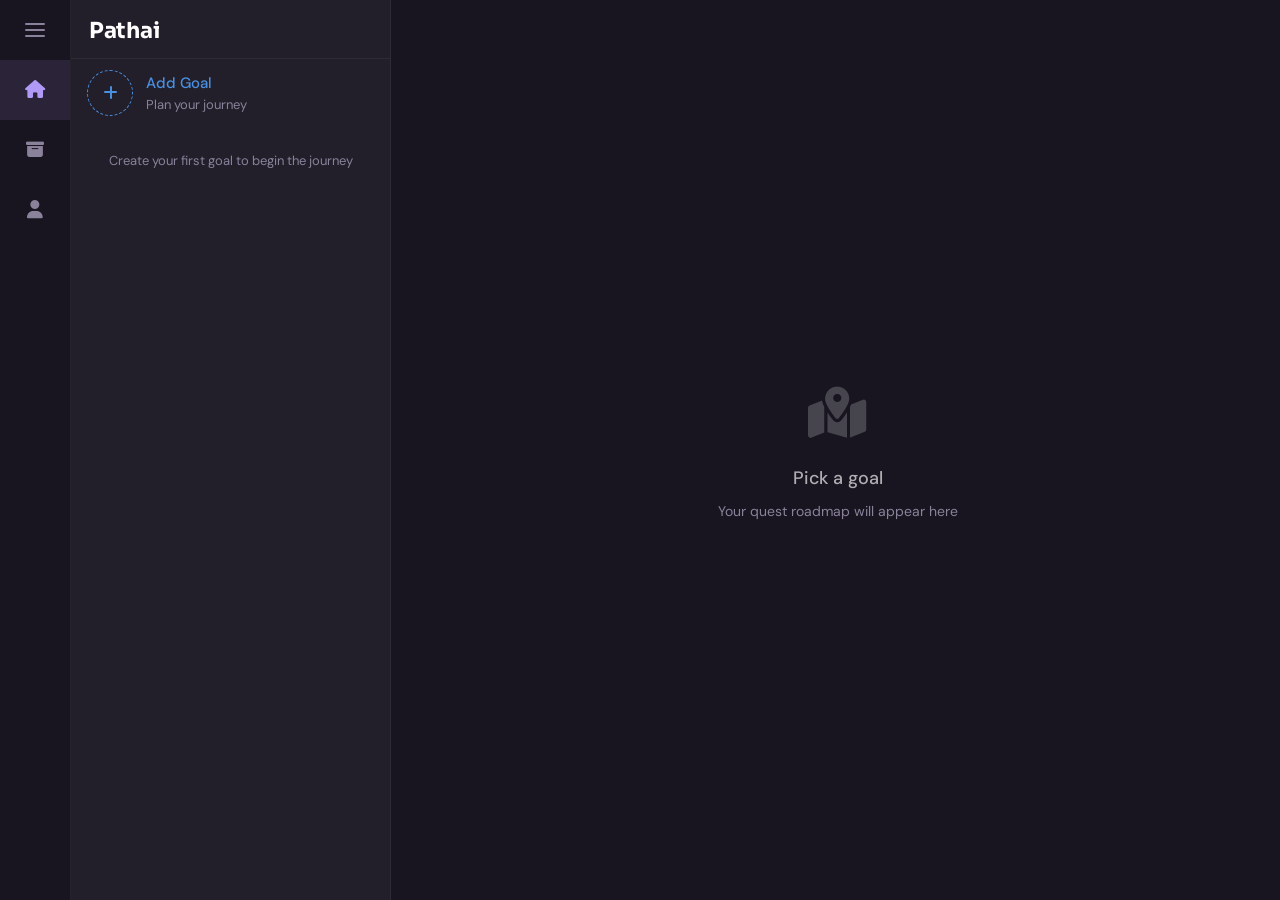
<file: newfrondend/index.html>
<!DOCTYPE html>
<html lang="en" data-theme="dark">
<head>
  <meta charset="UTF-8">
  <meta name="viewport" content="width=device-width, initial-scale=1.0">
  <title>Pathai</title>
  <link rel="preconnect" href="https://fonts.googleapis.com">
  <link rel="preconnect" href="https://fonts.gstatic.com" crossorigin>
  <link href="https://fonts.googleapis.com/css2?family=Sora:wght@400;500;600;700&family=DM+Sans:opsz,wght@9..40,300;9..40,400;9..40,500;9..40,600&display=swap" rel="stylesheet">
  <link rel="stylesheet" href="https://cdnjs.cloudflare.com/ajax/libs/font-awesome/6.5.1/css/all.min.css">
  <link rel="stylesheet" href="main.css">
</head>
<body>
  <div class="app-wrapper">

    <!-- ===== Icon Navigation Sidebar ===== -->
    <aside class="sidebar-icons">
      <div class="nav-item ripple" id="menuBtn">
        <div class="hamburger">
          <span></span><span></span><span></span>
        </div>
      </div>
      <div class="nav-item active" data-page="home" onclick="navigate('home')">
        <i class="fas fa-home nav-icon"></i>
      </div>
      <div class="nav-item" data-page="archive" onclick="navigate('archive')">
        <i class="fas fa-archive nav-icon"></i>
      </div>
      <div class="nav-item" data-page="profile" onclick="navigate('profile')">
        <i class="fas fa-user nav-icon"></i>
      </div>
    </aside>

    <!-- ===== Drawer Overlay ===== -->
    <div class="overlay" id="overlay"></div>

    <!-- ===== Side Drawer (hamburger menu) ===== -->
    <div class="side-drawer" id="sideDrawer">
      <div class="drawer-header">
        <h2 class="drawer-brand">Pathai</h2>
        <button class="drawer-close" onclick="closeDrawer()"><i class="fas fa-times"></i></button>
      </div>

      <div class="drawer-section">
        <div class="drawer-section-title" id="txt-settings">Settings</div>
        <div class="drawer-row">
          <div class="drawer-row-left">
            <i class="fas fa-moon"></i>
            <span id="txt-dark-mode">Dark Mode</span>
          </div>
          <label class="toggle-switch">
            <input type="checkbox" id="themeToggle" checked onchange="toggleTheme()">
            <span class="slider"></span>
          </label>
        </div>
      </div>

      <div class="drawer-section">
        <div class="drawer-section-title" id="txt-language">Language</div>
        <div class="lang-options">
          <div class="lang-option active" onclick="setLanguage('en')" id="lang-en">
            <span class="lang-flag">🇺🇸</span>
            <span>English</span>
            <i class="fas fa-check lang-check" id="check-en"></i>
          </div>
          <div class="lang-option" onclick="setLanguage('uz')" id="lang-uz">
            <span class="lang-flag">🇺🇿</span>
            <span>O'zbek</span>
            <i class="fas fa-check lang-check" id="check-uz" style="display:none"></i>
          </div>
          <!-- <div class="lang-option disabled">
            <span class="lang-flag">🇷🇺</span>
            <span>Русский</span>
            <span class="coming-soon">Soon</span>
          </div>
          <div class="lang-option disabled">
            <span class="lang-flag">🇩🇪</span>
            <span>Deutsch</span>
            <span class="coming-soon">Soon</span>
          </div>
          <div class="lang-option disabled">
            <span class="lang-flag">🇫🇷</span>
            <span>Français</span>
            <span class="coming-soon">Soon</span>
          </div> -->
        </div>
      </div>

      <div class="drawer-section">
        <div class="drawer-section-title">Gemini API Key</div>
        <div class="api-key-wrap">
          <input type="password" id="apiKeyInput" class="api-input" placeholder="Enter Gemini API Key...">
          <button class="api-save-btn" onclick="saveApiKey()"><i class="fas fa-check"></i></button>
        </div>
        <p class="api-hint">Get your key at <a href="https://aistudio.google.com/apikey" target="_blank" class="api-link">aistudio.google.com</a></p>
      </div>

      <div class="drawer-footer">
        <span>Pathai v1.1</span>
        <span>·</span>
        <span>by developer</span>
      </div>
    </div>

    <!-- ===== Content Sidebar ===== -->
    <div class="sidebar-content" id="sidebar-content"></div>

    <!-- ===== Resizer ===== -->
    <div class="resizer" id="resizer"></div>

    <!-- ===== Main Content ===== -->
    <main class="main-content" id="main-content"></main>

  </div>

  <!-- ===== Create Goal Modal ===== -->
  <div class="modal-overlay hidden" id="createGoalOverlay" onclick="closeCreateGoal()"></div>
  <div class="modal hidden" id="createGoalModal">
    <div class="modal-header">
      <h3 id="txt-new-goal">New Goal</h3>
      <button class="modal-close-btn" onclick="closeCreateGoal()"><i class="fas fa-times"></i></button>
    </div>
    <div class="modal-body">
      <input type="text" class="modal-input" id="goalTitleInput" placeholder="What do you want to achieve?" maxlength="120" onkeydown="if(event.key==='Enter') createGoal()">
      <button class="primary-btn" id="createGoalBtn" onclick="createGoal()">
        <i class="fas fa-wand-magic-sparkles" style="margin-right:7px"></i>
        <span id="txt-create">Create Goal</span>
      </button>
    </div>
  </div>

  <!-- ===== Notes Modal ===== -->
  <div class="modal-overlay hidden" id="notesOverlay" onclick="closeNotesModal()"></div>
  <div class="modal hidden" id="notesModal">
    <div class="modal-header">
      <h3 id="txt-notes-title">Notes</h3>
      <button class="modal-close-btn" onclick="closeNotesModal()"><i class="fas fa-times"></i></button>
    </div>
    <div class="modal-body">
      <textarea class="modal-textarea" id="notesInput" placeholder="Write your notes..." onkeydown="if(event.ctrlKey && event.key==='Enter') saveNote()"></textarea>
      <div class="modal-hint" id="txt-notes-hint">Ctrl+Enter to save</div>
      <button class="primary-btn" onclick="saveNote()"><span id="txt-save">Save</span></button>
    </div>
  </div>

  <!-- ===== Delete Modal ===== -->
  <div class="modal-overlay hidden" id="deleteOverlay" onclick="closeDeleteModal()"></div>
  <div class="modal hidden" id="deleteModal">
    <div class="modal-header">
      <h3 class="danger-title" id="txt-delete-heading">Delete Goal</h3>
      <button class="modal-close-btn" onclick="closeDeleteModal()"><i class="fas fa-times"></i></button>
    </div>
    <div class="modal-body">
      <p class="modal-text" id="txt-delete-confirm">Are you sure? This cannot be undone.</p>
      <div class="modal-actions-row">
        <button class="secondary-btn" onclick="closeDeleteModal()" id="txt-cancel">Cancel</button>
        <button class="danger-btn" onclick="confirmDelete()" id="txt-delete">Delete</button>
      </div>
    </div>
  </div>

  <script src="index.js"></script>
</body>
</html>
</file>
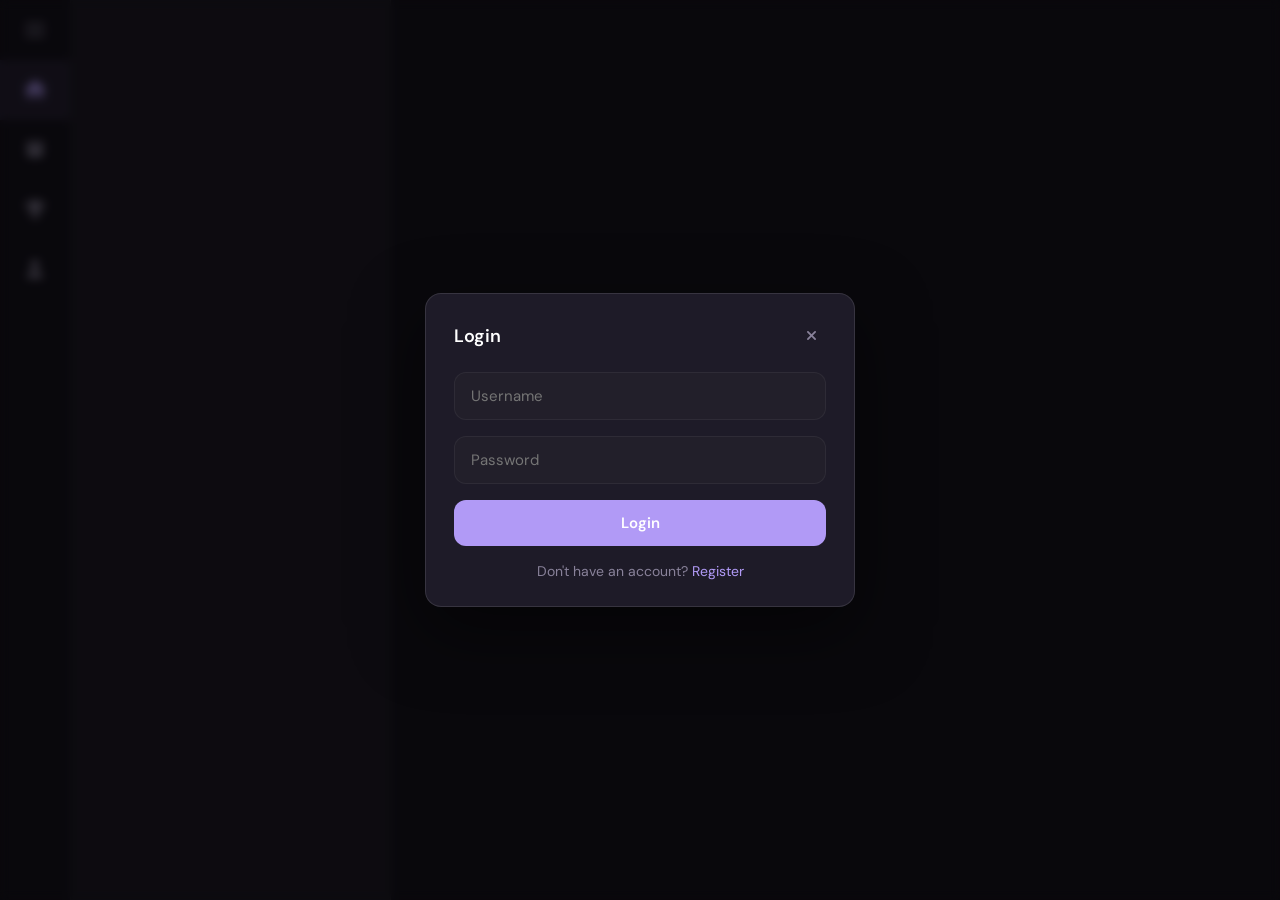
<file: templates/index.html>
<!DOCTYPE html>
<html lang="en" data-theme="dark">
<head>
  <meta charset="UTF-8">
  <meta name="viewport" content="width=device-width, initial-scale=1.0">
  <title>MyJourney</title>
  <link rel="preconnect" href="https://fonts.googleapis.com">
  <link rel="preconnect" href="https://fonts.gstatic.com" crossorigin>
  <link href="https://fonts.googleapis.com/css2?family=Sora:wght@400;500;600;700&family=DM+Sans:opsz,wght@9..40,300;9..40,400;9..40,500;9..40,600&display=swap" rel="stylesheet">
  <link rel="stylesheet" href="https://cdnjs.cloudflare.com/ajax/libs/font-awesome/6.5.1/css/all.min.css">
  <link rel="stylesheet" href="/static/main.css">
</head>
<body>
  <div class="app-wrapper">

    <!-- ===== Icon Navigation Sidebar ===== -->
    <aside class="sidebar-icons">
      <div class="nav-item ripple" id="menuBtn">
        <div class="hamburger">
          <span></span><span></span><span></span>
        </div>
      </div>
      <div class="nav-item active" data-page="home" onclick="navigate('home')">
        <i class="fas fa-home nav-icon"></i>
      </div>
      <div class="nav-item" data-page="archive" onclick="navigate('archive')">
        <i class="fas fa-archive nav-icon"></i>
      </div>
      <div class="nav-item" data-page="leaderboard" onclick="navigate('leaderboard')">
        <i class="fas fa-trophy nav-icon"></i>
      </div>
      <div class="nav-item" data-page="profile" onclick="navigate('profile')">
        <i class="fas fa-user nav-icon"></i>
      </div>
    </aside>

    <!-- ===== Drawer Overlay ===== -->
    <div class="overlay" id="overlay"></div>

    <!-- ===== Side Drawer (hamburger menu) ===== -->
    <div class="side-drawer" id="sideDrawer">
      <div class="drawer-header">
        <h2 class="drawer-brand">MyJourney</h2>
        <button class="drawer-close" onclick="closeDrawer()"><i class="fas fa-times"></i></button>
      </div>

      <div class="drawer-section">
        <div class="drawer-section-title" id="txt-settings">Settings</div>
        <div class="drawer-row">
          <div class="drawer-row-left">
            <i class="fas fa-moon"></i>
            <span id="txt-dark-mode">Dark Mode</span>
          </div>
          <label class="toggle-switch">
            <input type="checkbox" id="themeToggle" checked onchange="toggleTheme()">
            <span class="slider"></span>
          </label>
        </div>
      </div>

      <div class="drawer-section">
        <div class="drawer-section-title" id="txt-language">Language</div>
        <div class="lang-options">
          <div class="lang-option active" onclick="setLanguage('en')" id="lang-en">
            <span class="lang-flag">🇺🇸</span>
            <span>English</span>
            <i class="fas fa-check lang-check" id="check-en"></i>
          </div>
          <div class="lang-option" onclick="setLanguage('uz')" id="lang-uz">
            <span class="lang-flag">🇺🇿</span>
            <span>O'zbek</span>
            <i class="fas fa-check lang-check" id="check-uz" style="display:none"></i>
          </div>
        </div>
      </div>

      <div class="drawer-section">
        <div class="drawer-row" style="cursor:pointer" onclick="logout()">
          <div class="drawer-row-left">
            <i class="fas fa-sign-out-alt"></i>
            <span>Logout</span>
          </div>
        </div>
      </div>

      <div class="drawer-footer">
        <span>MyJourney v1.1</span>
        <span>·</span>
        <span>by developer</span>
      </div>
    </div>

    <!-- ===== Content Sidebar ===== -->
    <div class="sidebar-content" id="sidebar-content"></div>

    <!-- ===== Resizer ===== -->
    <div class="resizer" id="resizer"></div>

    <!-- ===== Main Content ===== -->
    <main class="main-content" id="main-content"></main>

  </div>

  <!-- ===== Create Goal Modal ===== -->
  <div class="modal-overlay hidden" id="createGoalOverlay" onclick="closeCreateGoal()"></div>
  <div class="modal hidden" id="createGoalModal">
    <div class="modal-header">
      <h3 id="txt-new-goal">New Goal</h3>
      <button class="modal-close-btn" onclick="closeCreateGoal()"><i class="fas fa-times"></i></button>
    </div>
    <div class="modal-body">
      <input type="text" class="modal-input" id="goalTitleInput" placeholder="What do you want to achieve?" maxlength="120" onkeydown="if(event.key==='Enter') createGoal()">
      <button class="primary-btn" id="createGoalBtn" onclick="createGoal()">
        <i class="fas fa-wand-magic-sparkles" style="margin-right:7px"></i>
        <span id="txt-create">Create Goal</span>
      </button>
    </div>
  </div>

  <!-- ===== Notes Modal ===== -->
  <div class="modal-overlay hidden" id="notesOverlay" onclick="closeNotesModal()"></div>
  <div class="modal hidden" id="notesModal">
    <div class="modal-header">
      <h3 id="txt-notes-title">Notes</h3>
      <button class="modal-close-btn" onclick="closeNotesModal()"><i class="fas fa-times"></i></button>
    </div>
    <div class="modal-body">
      <textarea class="modal-textarea" id="notesInput" placeholder="Write your notes..." onkeydown="if(event.ctrlKey && event.key==='Enter') saveNote()"></textarea>
      <div class="modal-hint" id="txt-notes-hint">Ctrl+Enter to save</div>
      <button class="primary-btn" onclick="saveNote()"><span id="txt-save">Save</span></button>
    </div>
  </div>

  <!-- ===== Delete Modal ===== -->
  <div class="modal-overlay hidden" id="deleteOverlay" onclick="closeDeleteModal()"></div>
  <div class="modal hidden" id="deleteModal">
    <div class="modal-header">
      <h3 class="danger-title" id="txt-delete-heading">Delete Goal</h3>
      <button class="modal-close-btn" onclick="closeDeleteModal()"><i class="fas fa-times"></i></button>
    </div>
    <div class="modal-body">
      <p class="modal-text" id="txt-delete-confirm">Are you sure? This cannot be undone.</p>
      <div class="modal-actions-row">
        <button class="secondary-btn" onclick="closeDeleteModal()" id="txt-cancel">Cancel</button>
        <button class="danger-btn" onclick="confirmDelete()" id="txt-delete">Delete</button>
      </div>
    </div>
  </div>

  <!-- ===== Auth Modals ===== -->
  <div class="modal-overlay hidden" id="authOverlay" onclick="closeAuthModal()"></div>
  <div class="modal hidden" id="authModal">
    <div class="modal-header">
      <h3 id="auth-title">Login</h3>
      <button class="modal-close-btn" onclick="closeAuthModal()"><i class="fas fa-times"></i></button>
    </div>
    <div class="modal-body">
      <input type="text" class="modal-input" id="auth-username" placeholder="Username">
      <input type="password" class="modal-input" id="auth-password" placeholder="Password">
      <input type="text" class="modal-input" id="auth-bio" placeholder="About you (optional)" style="display:none">
      <input type="text" class="modal-input" id="auth-interests" placeholder="Interests (optional)" style="display:none">
      <button class="primary-btn" id="auth-btn" onclick="handleAuth()">
        <span id="auth-btn-text">Login</span>
      </button>
      <p class="auth-switch" style="text-align:center;margin-top:16px;font-size:14px;color:var(--text-3)">
        <span id="auth-toggle-text">Don't have an account?</span> 
        <a href="#" onclick="toggleAuthMode()" style="color:var(--accent)"> <span id="auth-toggle-action">Register</span></a>
      </p>
    </div>
  </div>

  <script src="/static/index.js"></script>
</body>
</html>
</file>
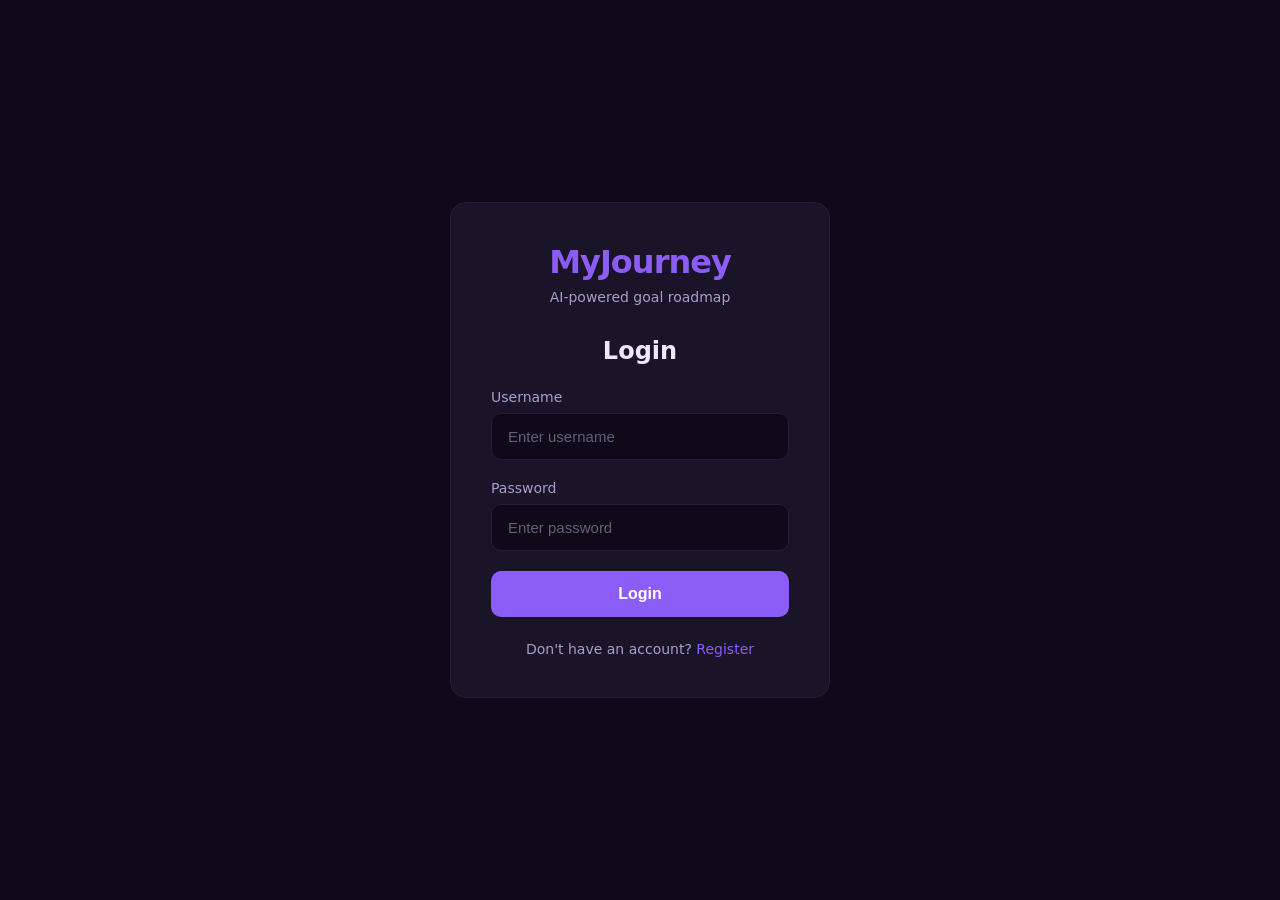
<file: templates/login.html>
<!DOCTYPE html>
<html lang="en">
<head>
  <meta charset="UTF-8">
  <meta name="viewport" content="width=device-width, initial-scale=1.0">
  <title>Login - MyJourney</title>
  <link rel="stylesheet" href="https://cdnjs.cloudflare.com/ajax/libs/font-awesome/6.4.0/css/all.min.css">
  <style>
    :root {
      --bg-1: #0f0a1a;
      --bg-2: #1a1428;
      --bg-3: #241d35;
      --text-1: #f0e6ff;
      --text-2: #a89ec9;
      --text-3: #6b5a7a;
      --accent: #8b5cf6;
      --accent-hover: #a78bfa;
      --danger: #ef4444;
      --success: #22c55e;
    }

    * { margin: 0; padding: 0; box-sizing: border-box; }
    body {
      font-family: 'Segoe UI', system-ui, sans-serif;
      background: var(--bg-1);
      color: var(--text-1);
      min-height: 100vh;
      display: flex;
      align-items: center;
      justify-content: center;
    }

    .auth-container {
      width: 100%;
      max-width: 420px;
      padding: 20px;
    }

    .auth-card {
      background: var(--bg-2);
      border-radius: 16px;
      padding: 40px;
      border: 1px solid var(--bg-3);
    }

    .auth-logo {
      text-align: center;
      margin-bottom: 32px;
    }

    .auth-logo h1 {
      font-size: 32px;
      font-weight: 700;
      color: var(--accent);
      letter-spacing: -1px;
    }

    .auth-logo p {
      color: var(--text-2);
      font-size: 14px;
      margin-top: 8px;
    }

    .auth-title {
      font-size: 24px;
      font-weight: 600;
      text-align: center;
      margin-bottom: 24px;
    }

    .form-group {
      margin-bottom: 20px;
    }

    .form-group label {
      display: block;
      font-size: 14px;
      color: var(--text-2);
      margin-bottom: 8px;
    }

    .form-input {
      width: 100%;
      padding: 14px 16px;
      background: var(--bg-1);
      border: 1px solid var(--bg-3);
      border-radius: 10px;
      color: var(--text-1);
      font-size: 15px;
      outline: none;
      transition: border-color 0.2s;
    }

    .form-input:focus {
      border-color: var(--accent);
    }

    .form-input::placeholder {
      color: var(--text-3);
    }

    .btn-primary {
      width: 100%;
      padding: 14px;
      background: var(--accent);
      color: white;
      border: none;
      border-radius: 10px;
      font-size: 16px;
      font-weight: 600;
      cursor: pointer;
      transition: background 0.2s;
    }

    .btn-primary:hover {
      background: var(--accent-hover);
    }

    .btn-primary:disabled {
      opacity: 0.6;
      cursor: not-allowed;
    }

    .auth-switch {
      text-align: center;
      margin-top: 24px;
      color: var(--text-2);
      font-size: 14px;
    }

    .auth-switch a {
      color: var(--accent);
      text-decoration: none;
      font-weight: 500;
    }

    .auth-switch a:hover {
      text-decoration: underline;
    }

    .error-msg {
      background: rgba(239, 68, 68, 0.1);
      border: 1px solid var(--danger);
      color: var(--danger);
      padding: 12px;
      border-radius: 8px;
      margin-bottom: 20px;
      font-size: 14px;
      display: none;
    }

    .extra-fields {
      display: none;
    }

    .extra-fields.show {
      display: block;
    }
  </style>
</head>
<body>
  <div class="auth-container">
    <div class="auth-card">
      <div class="auth-logo">
        <h1>MyJourney</h1>
        <p>AI-powered goal roadmap</p>
      </div>

      <h2 class="auth-title" id="authTitle">Login</h2>

      <div class="error-msg" id="errorMsg"></div>

      <form id="authForm" onsubmit="handleAuth(event)">
        <div class="form-group">
          <label>Username</label>
          <input type="text" class="form-input" id="username" placeholder="Enter username" required>
        </div>

        <div class="form-group">
          <label>Password</label>
          <input type="password" class="form-input" id="password" placeholder="Enter password" required>
        </div>

        <div class="extra-fields" id="extraFields">
          <div class="form-group">
            <label>About you (optional)</label>
            <input type="text" class="form-input" id="bio" placeholder="Tell us about yourself">
          </div>

          <div class="form-group">
            <label>Interests (optional)</label>
            <input type="text" class="form-input" id="interests" placeholder="Your interests">
          </div>
        </div>

        <button type="submit" class="btn-primary" id="submitBtn">
          <span id="btnText">Login</span>
        </button>
      </form>

      <p class="auth-switch">
        <span id="switchText">Don't have an account?</span>
        <a href="#" onclick="toggleMode(event)"> <span id="switchAction">Register</span></a>
      </p>
    </div>
  </div>

  <script>
    let isRegisterMode = false;

    function toggleMode(e) {
      e.preventDefault();
      isRegisterMode = !isRegisterMode;
      updateUI();
    }

    function updateUI() {
      document.getElementById('authTitle').textContent = isRegisterMode ? 'Create Account' : 'Login';
      document.getElementById('btnText').textContent = isRegisterMode ? 'Register' : 'Login';
      document.getElementById('switchText').textContent = isRegisterMode ? 'Already have an account?' : "Don't have an account?";
      document.getElementById('switchAction').textContent = isRegisterMode ? 'Login' : 'Register';
      document.getElementById('extraFields').classList.toggle('show', isRegisterMode);
      hideError();
    }

    function showError(msg) {
      const el = document.getElementById('errorMsg');
      el.textContent = msg;
      el.style.display = 'block';
    }

    function hideError() {
      document.getElementById('errorMsg').style.display = 'none';
    }

    async function handleAuth(e) {
      e.preventDefault();
      hideError();

      const username = document.getElementById('username').value.trim();
      const password = document.getElementById('password').value;
      const bio = document.getElementById('bio').value.trim();
      const interests = document.getElementById('interests').value.trim();

      if (!username || !password) {
        showError('Please fill in all required fields');
        return;
      }

      const btn = document.getElementById('submitBtn');
      btn.disabled = true;
      btn.textContent = 'Please wait...';

      const endpoint = isRegisterMode ? '/api/register/' : '/api/login/';
      const body = { username, password };
      if (isRegisterMode) {
        body.bio = bio;
        body.interests = interests;
      }

      try {
        const response = await fetch(endpoint, {
          method: 'POST',
          headers: { 'Content-Type': 'application/json' },
          body: JSON.stringify(body)
        });

        const data = await response.json();

        if (response.ok && data.success) {
          window.location.href = '/';
        } else {
          showError(data.error || 'Authentication failed');
        }
      } catch (err) {
        showError('Connection error. Please try again.');
      }

      btn.disabled = false;
      btn.textContent = isRegisterMode ? 'Register' : 'Login';
    }
  </script>
</body>
</html>
</file>
<file: newfrondend/main.css>
/* ================================================================
   Pathai — main.css
   Telegram-inspired dark UI with purple accent
================================================================ */

/* ---- CSS Variables ---- */
:root {
  --bg-primary:    #181520;
  --bg-secondary:  #221F2A;
  --bg-tertiary:   #2b2439;
  --bg-card:       #1e1b28;
  --bg-hover:      rgba(255,255,255,0.035);

  --accent:        #B19AF6;
  --accent-dim:    rgba(177,154,246,0.12);
  --accent-blue:   #4A90E2;
  --accent-blue-dim: rgba(74,144,226,0.12);

  --text-1:        #FFFFFF;
  --text-2:        rgba(255,255,255,0.65);
  --text-3:        #89829A;

  --border:        rgba(255,255,255,0.055);
  --border-strong: rgba(255,255,255,0.11);

  --success:       #3dd68c;
  --success-dim:   rgba(61,214,140,0.10);
  --danger:        #e05252;
  --danger-dim:    rgba(224,82,82,0.10);

  --nav-w:  71px;
  --sb-w:   320px;

  --radius-sm: 8px;
  --radius-md: 12px;
  --radius-lg: 16px;
}

[data-theme="light"] {
  --bg-primary:    #EDEAF5;
  --bg-secondary:  #F6F3FF;
  --bg-tertiary:   #E4DFF5;
  --bg-card:       #FFFFFF;
  --bg-hover:      rgba(0,0,0,0.03);

  --accent:        #7C5CF6;
  --accent-dim:    rgba(124,92,246,0.10);
  --accent-blue:   #3B7DD8;
  --accent-blue-dim: rgba(59,125,216,0.10);

  --text-1:        #1A1530;
  --text-2:        rgba(26,21,48,0.62);
  --text-3:        #9087A8;

  --border:        rgba(0,0,0,0.07);
  --border-strong: rgba(0,0,0,0.13);

  --success:       #27ae76;
  --success-dim:   rgba(39,174,118,0.10);
  --danger:        #d94040;
  --danger-dim:    rgba(217,64,64,0.08);
}

/* ================================================================
   Reset & Base
================================================================ */
*, *::before, *::after { box-sizing: border-box; margin: 0; padding: 0; }

html, body {
  height: 100%;
  overflow: hidden;
  font-family: 'DM Sans', sans-serif;
  background: var(--bg-primary);
  color: var(--text-1);
  transition: background 0.22s, color 0.22s;
  -webkit-font-smoothing: antialiased;
}

a { color: inherit; text-decoration: none; }
button { font-family: inherit; }
input, textarea { font-family: inherit; }

/* ================================================================
   Layout
================================================================ */
.app-wrapper {
  display: flex;
  height: 100vh;
  width: 100vw;
  overflow: hidden;
}

/* ================================================================
   Icon Sidebar
================================================================ */
.sidebar-icons {
  width: var(--nav-w);
  height: 100%;
  background: var(--bg-primary);
  border-right: 1px solid var(--border);
  display: flex;
  flex-direction: column;
  flex-shrink: 0;
  z-index: 10;
  transition: background 0.22s;
}

.nav-item {
  width: 100%;
  height: 60px;
  display: flex;
  align-items: center;
  justify-content: center;
  cursor: pointer;
  position: relative;
  overflow: hidden;
  transition: background 0.18s;
  user-select: none;
  -webkit-tap-highlight-color: transparent;
}
.nav-item:hover { background: var(--bg-hover); }
.nav-item.active { background: var(--bg-tertiary); }
.nav-item.active .nav-icon { color: var(--accent); }

.nav-icon {
  color: var(--text-3);
  font-size: 18px;
  pointer-events: none;
  transition: color 0.18s;
}

.hamburger {
  display: flex;
  flex-direction: column;
  gap: 4px;
  pointer-events: none;
}
.hamburger span {
  width: 20px;
  height: 2px;
  background: var(--text-3);
  border-radius: 2px;
  transition: background 0.18s;
}
.nav-item:hover .hamburger span { background: var(--text-2); }

/* ================================================================
   Overlay
================================================================ */
.overlay {
  position: fixed;
  inset: 0;
  background: rgba(0,0,0,0.52);
  z-index: 98;
  opacity: 0;
  pointer-events: none;
  transition: opacity 0.22s;
}
.overlay.active { opacity: 1; pointer-events: all; }

/* ================================================================
   Side Drawer
================================================================ */
.side-drawer {
  position: fixed;
  top: 0; left: 0;
  width: 280px;
  height: 100vh;
  background: var(--bg-secondary);
  z-index: 99;
  transform: translateX(-100%);
  transition: transform 0.24s cubic-bezier(0.4, 0, 0.2, 1);
  overflow-y: auto;
  border-right: 1px solid var(--border);
  display: flex;
  flex-direction: column;
}
.side-drawer.active { transform: translateX(0); }
.side-drawer::-webkit-scrollbar { width: 3px; }
.side-drawer::-webkit-scrollbar-thumb { background: var(--bg-tertiary); border-radius: 3px; }

.drawer-header {
  display: flex;
  align-items: center;
  justify-content: space-between;
  padding: 20px 20px 16px;
  border-bottom: 1px solid var(--border);
  flex-shrink: 0;
}
.drawer-brand {
  font-family: 'Sora', sans-serif;
  font-size: 22px;
  font-weight: 700;
  color: var(--accent);
  letter-spacing: -0.4px;
}
.drawer-close {
  background: none;
  border: none;
  color: var(--text-3);
  cursor: pointer;
  font-size: 17px;
  padding: 6px 9px;
  border-radius: var(--radius-sm);
  transition: background 0.18s, color 0.18s;
}
.drawer-close:hover { background: var(--bg-tertiary); color: var(--text-1); }

.drawer-section {
  padding: 16px 20px;
  border-bottom: 1px solid var(--border);
}
.drawer-section-title {
  font-size: 11px;
  font-weight: 600;
  letter-spacing: 0.9px;
  text-transform: uppercase;
  color: var(--text-3);
  margin-bottom: 12px;
}

.drawer-row {
  display: flex;
  align-items: center;
  justify-content: space-between;
  padding: 7px 0;
}
.drawer-row-left {
  display: flex;
  align-items: center;
  gap: 11px;
  font-size: 14px;
  color: var(--text-1);
}
.drawer-row-left i { color: var(--accent); width: 16px; font-size: 15px; }

/* Toggle */
.toggle-switch { position: relative; display: inline-block; width: 44px; height: 24px; }
.toggle-switch input { display: none; }
.slider {
  position: absolute;
  inset: 0;
  background: rgba(255,255,255,0.1);
  border-radius: 24px;
  cursor: pointer;
  transition: background 0.22s;
  border: 1px solid var(--border);
}
[data-theme="light"] .slider { background: var(--border-strong); }
.slider::before {
  content: '';
  position: absolute;
  width: 18px; height: 18px;
  left: 2px; top: 2px;
  background: white;
  border-radius: 50%;
  transition: transform 0.22s;
  box-shadow: 0 1px 4px rgba(0,0,0,0.3);
}
input:checked + .slider { background: var(--accent); border-color: transparent; }
input:checked + .slider::before { transform: translateX(20px); }

/* Language */
.lang-options { display: flex; flex-direction: column; gap: 2px; }
.lang-option {
  display: flex;
  align-items: center;
  gap: 11px;
  padding: 10px 12px;
  border-radius: var(--radius-sm);
  cursor: pointer;
  transition: background 0.15s;
  font-size: 14px;
  color: var(--text-1);
}
.lang-option:hover { background: var(--bg-tertiary); }
.lang-option.active { background: var(--accent-dim); }
.lang-option.disabled { opacity: 0.38; cursor: not-allowed; pointer-events: none; }
.lang-flag { font-size: 19px; line-height: 1; }
.lang-check { margin-left: auto; color: var(--accent); font-size: 12px; }
.coming-soon {
  margin-left: auto;
  font-size: 10px;
  font-weight: 600;
  background: var(--border);
  padding: 2px 7px;
  border-radius: 20px;
  color: var(--text-3);
  letter-spacing: 0.3px;
}

/* API key */
.api-key-wrap { display: flex; gap: 8px; margin-bottom: 8px; }
.api-input {
  flex: 1;
  background: var(--bg-tertiary);
  border: 1px solid var(--border);
  border-radius: var(--radius-sm);
  color: var(--text-1);
  padding: 9px 12px;
  font-size: 13px;
  outline: none;
  transition: border 0.18s;
}
.api-input:focus { border-color: var(--accent); }
.api-save-btn {
  background: var(--accent);
  border: none;
  border-radius: var(--radius-sm);
  color: #fff;
  width: 38px;
  cursor: pointer;
  font-size: 14px;
  transition: opacity 0.18s;
  flex-shrink: 0;
}
.api-save-btn:hover { opacity: 0.85; }
.api-hint { font-size: 12px; color: var(--text-3); line-height: 1.5; }
.api-link { color: var(--accent); text-decoration: underline; }

.drawer-footer {
  margin-top: auto;
  padding: 16px 20px;
  font-size: 12px;
  color: var(--text-3);
  display: flex;
  gap: 6px;
}

/* ================================================================
   Content Sidebar
================================================================ */
.sidebar-content {
  width: var(--sb-w);
  height: 100%;
  background: var(--bg-secondary);
  border-right: 1px solid var(--border);
  overflow-y: auto;
  flex-shrink: 0;
  transition: background 0.22s, width 0.08s;
}
.sidebar-content::-webkit-scrollbar { width: 4px; }
.sidebar-content::-webkit-scrollbar-thumb { background: var(--bg-tertiary); border-radius: 4px; }

.sb-header {
  padding: 17px 18px 14px;
  border-bottom: 1px solid var(--border);
  position: sticky;
  top: 0;
  background: var(--bg-secondary);
  z-index: 5;
  display: flex;
  align-items: center;
  justify-content: space-between;
}
.sb-brand {
  font-family: 'Sora', sans-serif;
  font-size: 22px;
  font-weight: 700;
  color: var(--text-1);
  letter-spacing: -0.3px;
}

/* Goal items */
.goal-item {
  display: flex;
  align-items: center;
  gap: 13px;
  padding: 11px 16px;
  cursor: pointer;
  transition: background 0.14s;
  user-select: none;
  position: relative;
  overflow: hidden;
}
.goal-item:hover { background: var(--bg-hover); }
.goal-item.active-goal {
  background: var(--accent-dim);
  border-left: 3px solid var(--accent);
}
.goal-item.active-goal .goal-name { color: var(--accent); }

.goal-avatar {
  width: 46px; height: 46px;
  border-radius: 50%;
  display: flex;
  align-items: center;
  justify-content: center;
  color: white;
  font-size: 16px;
  flex-shrink: 0;
  font-family: 'Sora', sans-serif;
  font-weight: 600;
}
.goal-avatar.add-av {
  background: transparent !important;
  border: 1.5px dashed var(--accent-blue);
  color: var(--accent-blue);
}
.goal-avatar.archive-av {
  background: var(--bg-tertiary) !important;
  color: var(--text-3);
  font-size: 14px;
}

.goal-info { flex: 1; min-width: 0; }
.goal-name {
  font-size: 15px;
  font-weight: 500;
  color: var(--text-1);
  white-space: nowrap;
  overflow: hidden;
  text-overflow: ellipsis;
  margin-bottom: 3px;
}
.goal-sub {
  font-size: 13px;
  color: var(--text-3);
  white-space: nowrap;
  overflow: hidden;
  text-overflow: ellipsis;
}

.mini-prog-wrap {
  width: 100%;
  height: 3px;
  background: var(--border);
  border-radius: 2px;
  margin-top: 6px;
  overflow: hidden;
}
.mini-prog-fill {
  height: 100%;
  background: linear-gradient(90deg, var(--accent-blue), var(--accent));
  border-radius: 2px;
  transition: width 0.4s ease;
}

/* ================================================================
   Resizer
================================================================ */
.resizer {
  width: 4px;
  flex-shrink: 0;
  cursor: ew-resize;
  background: transparent;
  z-index: 5;
  transition: background 0.18s;
}
.resizer:hover, .resizer.dragging { background: var(--accent); opacity: 0.35; }

/* ================================================================
   Main Content
================================================================ */
.main-content {
  flex: 1;
  height: 100%;
  overflow-y: auto;
  background: var(--bg-primary);
  transition: background 0.22s;
  min-width: 0;
}
.main-content::-webkit-scrollbar { width: 5px; }
.main-content::-webkit-scrollbar-thumb { background: var(--bg-tertiary); border-radius: 4px; }

/* Empty state */
.empty-state {
  display: flex;
  flex-direction: column;
  align-items: center;
  justify-content: center;
  height: 100%;
  gap: 12px;
  text-align: center;
  padding: 40px;
}
.empty-icon { font-size: 52px; opacity: 0.2; margin-bottom: 6px; }
.empty-state h3 { font-size: 18px; font-weight: 500; color: var(--text-2); }
.empty-state p { font-size: 14px; color: var(--text-3); }

/* ================================================================
   Goal Detail
================================================================ */
.goal-detail {
  display: flex;
  flex-direction: column;
  height: 100%;
}

.goal-detail-header {
  padding: 22px 36px 20px;
  border-bottom: 1px solid var(--border);
  display: flex;
  align-items: center;
  justify-content: space-between;
  gap: 20px;
  flex-shrink: 0;
}
.gdh-left h2 {
  font-family: 'Sora', sans-serif;
  font-size: 24px;
  font-weight: 700;
  letter-spacing: -0.4px;
  margin-bottom: 11px;
  color: var(--text-1);
}
.progress-row { display: flex; align-items: center; gap: 12px; }
.progress-bar-bg {
  width: 220px;
  height: 6px;
  background: var(--border);
  border-radius: 4px;
  overflow: hidden;
}
.progress-bar-fill {
  height: 100%;
  background: linear-gradient(90deg, var(--accent-blue), var(--accent));
  border-radius: 4px;
  transition: width 0.5s ease;
}
.progress-pct { font-size: 13px; color: var(--text-3); font-weight: 500; min-width: 36px; }

.del-goal-btn {
  background: var(--danger-dim);
  color: var(--danger);
  border: 1px solid rgba(224,82,82,0.2);
  padding: 9px 16px;
  border-radius: var(--radius-sm);
  cursor: pointer;
  font-size: 13px;
  font-weight: 600;
  display: flex;
  align-items: center;
  gap: 7px;
  transition: background 0.18s;
  white-space: nowrap;
  flex-shrink: 0;
}
.del-goal-btn:hover { background: rgba(224,82,82,0.18); }

/* Goal body: quests + tiers */
.goal-body {
  display: flex;
  flex: 1;
  overflow: hidden;
}

.quest-area {
  flex: 1;
  overflow-y: auto;
  padding: 24px 36px;
  min-width: 0;
}
.quest-area::-webkit-scrollbar { width: 4px; }
.quest-area::-webkit-scrollbar-thumb { background: var(--bg-tertiary); border-radius: 4px; }

.tier-heading {
  display: flex;
  align-items: center;
  gap: 10px;
  margin-bottom: 18px;
}
.tier-heading-title {
  font-family: 'Sora', sans-serif;
  font-size: 15px;
  font-weight: 600;
  color: var(--accent);
}
.tier-badge {
  background: var(--accent-dim);
  border: 1px solid rgba(177,154,246,0.2);
  color: var(--accent);
  padding: 2px 10px;
  border-radius: 20px;
  font-size: 12px;
  font-weight: 600;
}

/* Quest cards */
.quest-card {
  background: var(--bg-card);
  border: 1px solid var(--border);
  border-radius: var(--radius-md);
  padding: 13px 16px;
  margin-bottom: 9px;
  transition: border 0.18s, opacity 0.2s;
}
.quest-card:hover { border-color: var(--border-strong); }
.quest-card.done-card { opacity: 0.52; }

.quest-row {
  display: flex;
  align-items: center;
  justify-content: space-between;
  gap: 12px;
}
.quest-left { display: flex; align-items: center; gap: 13px; flex: 1; min-width: 0; }

.quest-check {
  width: 22px; height: 22px;
  border-radius: 50%;
  border: 2px solid var(--border-strong);
  cursor: pointer;
  flex-shrink: 0;
  display: flex;
  align-items: center;
  justify-content: center;
  transition: all 0.18s;
  position: relative;
}
.quest-check:hover { border-color: var(--success); }
.quest-check.done { background: var(--success); border-color: var(--success); }
.quest-check.done::after {
  content: '✓';
  color: #000;
  font-size: 11px;
  font-weight: 800;
  position: absolute;
}

.quest-name {
  font-size: 14px;
  color: var(--text-1);
  flex: 1;
  min-width: 0;
  line-height: 1.45;
  transition: color 0.18s;
}
.quest-name.struck {
  text-decoration: line-through;
  color: var(--text-3);
}

.note-btn {
  color: var(--text-3);
  cursor: pointer;
  padding: 5px 8px;
  border-radius: 6px;
  transition: background 0.18s, color 0.18s;
  font-size: 13px;
  flex-shrink: 0;
}
.note-btn:hover { background: var(--bg-tertiary); color: var(--accent); }
.note-btn.has-note { color: var(--accent); }

.quest-note-display {
  padding: 7px 0 0 35px;
  font-size: 13px;
  color: var(--text-2);
  font-style: italic;
  line-height: 1.55;
  white-space: pre-wrap;
}

/* Tiers sidebar */
.tiers-sidebar {
  width: 84px;
  border-left: 1px solid var(--border);
  overflow-y: auto;
  display: flex;
  flex-direction: column;
  align-items: center;
  padding: 20px 0;
  gap: 12px;
  flex-shrink: 0;
}
.tiers-sidebar::-webkit-scrollbar { width: 3px; }

.tier-node {
  width: 44px; height: 44px;
  border-radius: 50%;
  display: flex;
  align-items: center;
  justify-content: center;
  font-family: 'Sora', sans-serif;
  font-weight: 700;
  font-size: 14px;
  transition: all 0.18s;
  flex-shrink: 0;
}
.tier-node.t-active {
  background: var(--accent-blue-dim);
  color: var(--accent-blue);
  border: 2px solid var(--accent-blue);
  box-shadow: 0 0 18px rgba(74,144,226,0.22);
  cursor: pointer;
}
.tier-node.t-active:hover { transform: scale(1.08); }
.tier-node.t-done {
  background: var(--success-dim);
  color: var(--success);
  border: 2px solid var(--success);
  cursor: pointer;
}
.tier-node.t-done:hover { transform: scale(1.08); }
.tier-node.t-locked {
  background: transparent;
  color: var(--text-3);
  border: 1px solid var(--border);
  opacity: 0.45;
  cursor: not-allowed;
}
.tier-node.t-selected {
  box-shadow: 0 0 0 3px rgba(177,154,246,0.3) !important;
  transform: scale(1.1) !important;
}

/* ================================================================
   Profile Page
================================================================ */
.profile-page {
  max-width: 620px;
  margin: 0 auto;
  padding: 36px 28px 60px;
}
.page-title {
  font-family: 'Sora', sans-serif;
  font-size: 26px;
  font-weight: 700;
  letter-spacing: -0.4px;
  margin-bottom: 30px;
}

.profile-avatar-area {
  display: flex;
  flex-direction: column;
  align-items: center;
  margin-bottom: 32px;
}
.profile-avatar-big {
  width: 80px; height: 80px;
  border-radius: 50%;
  background: var(--accent);
  display: flex;
  align-items: center;
  justify-content: center;
  font-family: 'Sora', sans-serif;
  font-size: 28px;
  font-weight: 700;
  color: white;
  margin-bottom: 10px;
}
.profile-name-display { font-size: 18px; font-weight: 600; }
.profile-sub-display { font-size: 14px; color: var(--text-3); margin-top: 4px; }

.section-label {
  font-size: 11px;
  font-weight: 600;
  letter-spacing: 0.9px;
  text-transform: uppercase;
  color: var(--text-3);
  margin-bottom: 14px;
  margin-top: 28px;
}
.field-group { display: flex; flex-direction: column; gap: 14px; }
.field-row { display: flex; gap: 14px; }
.field {
  display: flex;
  flex-direction: column;
  gap: 6px;
  flex: 1;
}
.field label { font-size: 13px; color: var(--text-3); }
.f-input, .f-textarea {
  background: var(--bg-secondary);
  border: 1px solid var(--border);
  border-radius: var(--radius-md);
  color: var(--text-1);
  padding: 11px 14px;
  font-size: 14px;
  font-family: 'DM Sans', sans-serif;
  outline: none;
  transition: border 0.18s;
  width: 100%;
}
.f-input:focus, .f-textarea:focus { border-color: var(--accent); }
.f-textarea { resize: vertical; min-height: 90px; }

.save-profile-btn {
  background: var(--accent);
  color: #fff;
  border: none;
  padding: 13px 28px;
  border-radius: var(--radius-md);
  font-size: 15px;
  font-weight: 600;
  cursor: pointer;
  transition: opacity 0.18s;
  margin-top: 22px;
  display: inline-flex;
  align-items: center;
  gap: 8px;
}
.save-profile-btn:hover { opacity: 0.87; }

/* ================================================================
   Archive Page
================================================================ */
.archive-page {
  max-width: 680px;
  margin: 0 auto;
  padding: 36px 28px 60px;
}
.archive-card {
  background: var(--bg-secondary);
  border: 1px solid var(--border);
  border-radius: var(--radius-md);
  padding: 18px 20px;
  margin-bottom: 12px;
  display: flex;
  align-items: center;
  justify-content: space-between;
  gap: 16px;
  transition: border 0.18s;
}
.archive-card:hover { border-color: var(--border-strong); }
.archive-card-info h3 { font-size: 16px; font-weight: 600; margin-bottom: 5px; }
.archive-card-info p { font-size: 13px; color: var(--text-3); }
.archive-actions { display: flex; align-items: center; gap: 10px; flex-shrink: 0; }
.badge-done {
  display: flex;
  align-items: center;
  gap: 5px;
  background: var(--success-dim);
  color: var(--success);
  border: 1px solid rgba(61,214,140,0.2);
  padding: 5px 12px;
  border-radius: 20px;
  font-size: 12px;
  font-weight: 600;
  white-space: nowrap;
}
.arch-del-btn {
  background: transparent;
  border: 1px solid rgba(224,82,82,0.2);
  color: var(--danger);
  padding: 7px 12px;
  border-radius: var(--radius-sm);
  cursor: pointer;
  font-size: 13px;
  transition: background 0.18s;
}
.arch-del-btn:hover { background: var(--danger-dim); }

/* ================================================================
   Modals
================================================================ */
.modal-overlay {
  position: fixed;
  inset: 0;
  background: rgba(0,0,0,0.62);
  backdrop-filter: blur(5px);
  z-index: 200;
}
.modal-overlay.hidden { display: none; }

.modal {
  position: fixed;
  top: 50%; left: 50%;
  transform: translate(-50%, -50%);
  background: var(--bg-card);
  border: 1px solid var(--border-strong);
  border-radius: var(--radius-lg);
  padding: 26px 28px;
  width: 430px;
  max-width: 94vw;
  z-index: 201;
  box-shadow: 0 24px 70px rgba(0,0,0,0.5);
  animation: modal-in 0.18s ease;
}
.modal.hidden { display: none; }

@keyframes modal-in {
  from { opacity: 0; transform: translate(-50%, -48%) scale(0.96); }
  to   { opacity: 1; transform: translate(-50%, -50%) scale(1); }
}

.modal-header {
  display: flex;
  align-items: center;
  justify-content: space-between;
  margin-bottom: 20px;
}
.modal-header h3 { font-size: 18px; font-weight: 600; }
.danger-title { color: var(--danger); }
.modal-close-btn {
  background: none;
  border: none;
  color: var(--text-3);
  cursor: pointer;
  font-size: 15px;
  padding: 6px 9px;
  border-radius: 6px;
  transition: background 0.15s, color 0.15s;
}
.modal-close-btn:hover { background: var(--bg-tertiary); color: var(--text-1); }

.modal-input {
  width: 100%;
  background: var(--bg-secondary);
  border: 1px solid var(--border);
  border-radius: var(--radius-md);
  color: var(--text-1);
  padding: 13px 16px;
  font-size: 15px;
  outline: none;
  margin-bottom: 16px;
  transition: border 0.18s;
}
.modal-input:focus { border-color: var(--accent); }
.modal-textarea {
  width: 100%;
  background: var(--bg-secondary);
  border: 1px solid var(--border);
  border-radius: var(--radius-md);
  color: var(--text-1);
  padding: 13px 16px;
  font-size: 14px;
  resize: vertical;
  min-height: 130px;
  outline: none;
  margin-bottom: 8px;
  transition: border 0.18s;
  line-height: 1.55;
}
.modal-textarea:focus { border-color: var(--accent); }
.modal-hint { font-size: 12px; color: var(--text-3); margin-bottom: 14px; }
.modal-text { color: var(--text-2); font-size: 15px; margin-bottom: 22px; line-height: 1.55; }

.primary-btn {
  width: 100%;
  background: var(--accent);
  color: #fff;
  border: none;
  padding: 13px;
  border-radius: var(--radius-md);
  font-size: 15px;
  font-weight: 600;
  cursor: pointer;
  transition: opacity 0.18s;
  display: flex;
  align-items: center;
  justify-content: center;
  gap: 6px;
}
.primary-btn:hover { opacity: 0.88; }
.primary-btn:disabled { opacity: 0.45; cursor: not-allowed; }

.secondary-btn {
  background: transparent;
  color: var(--text-2);
  border: 1px solid var(--border-strong);
  padding: 11px 20px;
  border-radius: var(--radius-md);
  font-size: 14px;
  font-weight: 600;
  cursor: pointer;
  transition: background 0.18s, color 0.18s;
}
.secondary-btn:hover { background: var(--bg-tertiary); color: var(--text-1); }

.danger-btn {
  background: var(--danger);
  color: #fff;
  border: none;
  padding: 11px 20px;
  border-radius: var(--radius-md);
  font-size: 14px;
  font-weight: 600;
  cursor: pointer;
  transition: opacity 0.18s;
}
.danger-btn:hover { opacity: 0.87; }

.modal-actions-row { display: flex; justify-content: flex-end; gap: 10px; }

/* ================================================================
   Generating Loader
================================================================ */
.generating-state {
  display: flex;
  flex-direction: column;
  align-items: center;
  justify-content: center;
  padding: 60px 24px;
  gap: 18px;
  color: var(--text-3);
}
.spinner {
  width: 38px; height: 38px;
  border: 3px solid var(--border);
  border-top-color: var(--accent);
  border-radius: 50%;
  animation: spin 0.75s linear infinite;
}
@keyframes spin { to { transform: rotate(360deg); } }
.generating-state p { font-size: 15px; }
.generating-state small { font-size: 13px; }

/* ================================================================
   Toast
================================================================ */
.toast {
  position: fixed;
  bottom: 30px;
  left: 50%;
  transform: translateX(-50%) translateY(70px);
  background: var(--bg-secondary);
  border: 1px solid var(--border-strong);
  color: var(--text-1);
  padding: 12px 22px;
  border-radius: 30px;
  font-size: 14px;
  font-weight: 500;
  z-index: 400;
  box-shadow: 0 8px 32px rgba(0,0,0,0.35);
  opacity: 0;
  transition: transform 0.28s cubic-bezier(0.34,1.56,0.64,1), opacity 0.28s ease;
  pointer-events: none;
  white-space: nowrap;
  max-width: 90vw;
}
.toast.show {
  transform: translateX(-50%) translateY(0);
  opacity: 1;
}

/* ================================================================
   Ripple
================================================================ */
.ripple-circle {
  position: absolute;
  background: rgba(255,255,255,0.07);
  border-radius: 50%;
  pointer-events: none;
  z-index: 0;
  transform: scale(0);
  filter: blur(4px);
  animation: ripple-anim 0.55s cubic-bezier(0.2,0.9,0.4,1) forwards;
}
@keyframes ripple-anim {
  0%   { transform: scale(0); opacity: 0.7; }
  100% { transform: scale(2.8); opacity: 0; }
}

/* ================================================================
   Sidebar empty state
================================================================ */
.sb-empty { padding: 24px 18px; font-size: 13px; color: var(--text-3); text-align: center; line-height: 1.6; }

/* ================================================================
   Responsive
================================================================ */
@media (max-width: 680px) {
  .sidebar-content { display: none; }
  .resizer { display: none; }
  .quest-area { padding: 16px 18px; }
  .goal-detail-header { padding: 16px 18px; flex-wrap: wrap; }
}
</file>
<file: static/main.css>
/* ================================================================
   Pathai — main.css
   Telegram-inspired dark UI with purple accent
=============================================================== */

/* ---- CSS Variables ---- */
:root {
  --bg-primary:    #181520;
  --bg-secondary:  #221F2A;
  --bg-tertiary:   #2b2439;
  --bg-card:       #1e1b28;
  --bg-hover:      rgba(255,255,255,0.035);

  --accent:        #B19AF6;
  --accent-dim:    rgba(177,154,246,0.12);
  --accent-blue:   #4A90E2;
  --accent-blue-dim: rgba(74,144,226,0.12);

  --text-1:        #FFFFFF;
  --text-2:        rgba(255,255,255,0.65);
  --text-3:        #89829A;

  --border:        rgba(255,255,255,0.055);
  --border-strong: rgba(255,255,255,0.11);

  --success:       #3dd68c;
  --success-dim:   rgba(61,214,140,0.10);
  --danger:        #e05252;
  --danger-dim:    rgba(224,82,82,0.10);

  --nav-w:  71px;
  --sb-w:   320px;

  --radius-sm: 8px;
  --radius-md: 12px;
  --radius-lg: 16px;
}

[data-theme="light"] {
  --bg-primary:    #EDEAF5;
  --bg-secondary:  #F6F3FF;
  --bg-tertiary:   #E4DFF5;
  --bg-card:       #FFFFFF;
  --bg-hover:      rgba(0,0,0,0.03);

  --accent:        #7C5CF6;
  --accent-dim:    rgba(124,92,246,0.10);
  --accent-blue:   #3B7DD8;
  --accent-blue-dim: rgba(59,125,216,0.10);

  --text-1:        #1A1530;
  --text-2:        rgba(26,21,48,0.62);
  --text-3:        #9087A8;

  --border:        rgba(0,0,0,0.07);
  --border-strong: rgba(0,0,0,0.13);

  --success:       #27ae76;
  --success-dim:   rgba(39,174,118,0.10);
  --danger:        #d94040;
  --danger-dim:    rgba(217,64,64,0.08);
}

/* ================================================================
   Reset & Base
=============================================================== */
*, *::before, *::after { box-sizing: border-box; margin: 0; padding: 0; }

html, body {
  height: 100%;
  overflow: hidden;
  font-family: 'DM Sans', sans-serif;
  background: var(--bg-primary);
  color: var(--text-1);
  transition: background 0.22s, color 0.22s;
  -webkit-font-smoothing: antialiased;
}

a { color: inherit; text-decoration: none; }
button { font-family: inherit; }
input, textarea { font-family: inherit; }

/* ================================================================
   Layout
=============================================================== */
.app-wrapper {
  display: flex;
  height: 100vh;
  width: 100vw;
  overflow: hidden;
}

/* ================================================================
   Icon Sidebar
=============================================================== */
.sidebar-icons {
  width: var(--nav-w);
  height: 100%;
  background: var(--bg-primary);
  border-right: 1px solid var(--border);
  display: flex;
  flex-direction: column;
  flex-shrink: 0;
  z-index: 10;
  transition: background 0.22s;
}

.nav-item {
  width: 100%;
  height: 60px;
  display: flex;
  align-items: center;
  justify-content: center;
  cursor: pointer;
  position: relative;
  overflow: hidden;
  transition: background 0.18s;
  user-select: none;
  -webkit-tap-highlight-color: transparent;
}
.nav-item:hover { background: var(--bg-hover); }
.nav-item.active { background: var(--bg-tertiary); }
.nav-item.active .nav-icon { color: var(--accent); }

.nav-icon {
  color: var(--text-3);
  font-size: 18px;
  pointer-events: none;
  transition: color 0.18s;
}

.hamburger {
  display: flex;
  flex-direction: column;
  gap: 4px;
  pointer-events: none;
}
.hamburger span {
  width: 20px;
  height: 2px;
  background: var(--text-3);
  border-radius: 2px;
  transition: background 0.18s;
}
.nav-item:hover .hamburger span { background: var(--text-2); }

/* ================================================================
   Overlay
=============================================================== */
.overlay {
  position: fixed;
  inset: 0;
  background: rgba(0,0,0,0.52);
  z-index: 98;
  opacity: 0;
  pointer-events: none;
  transition: opacity 0.22s;
}
.overlay.active { opacity: 1; pointer-events: all; }

/* ================================================================
   Side Drawer
=============================================================== */
.side-drawer {
  position: fixed;
  top: 0; left: 0;
  width: 280px;
  height: 100vh;
  background: var(--bg-secondary);
  z-index: 99;
  transform: translateX(-100%);
  transition: transform 0.24s cubic-bezier(0.4, 0, 0.2, 1);
  overflow-y: auto;
  border-right: 1px solid var(--border);
  display: flex;
  flex-direction: column;
}
.side-drawer.active { transform: translateX(0); }
.side-drawer::-webkit-scrollbar { width: 3px; }
.side-drawer::-webkit-scrollbar-thumb { background: var(--bg-tertiary); border-radius: 3px; }

.drawer-header {
  display: flex;
  align-items: center;
  justify-content: space-between;
  padding: 20px 20px 16px;
  border-bottom: 1px solid var(--border);
  flex-shrink: 0;
}
.drawer-brand {
  font-family: 'Sora', sans-serif;
  font-size: 22px;
  font-weight: 700;
  color: var(--accent);
  letter-spacing: -0.4px;
}
.drawer-close {
  background: none;
  border: none;
  color: var(--text-3);
  cursor: pointer;
  font-size: 17px;
  padding: 6px 9px;
  border-radius: var(--radius-sm);
  transition: background 0.18s, color 0.18s;
}
.drawer-close:hover { background: var(--bg-tertiary); color: var(--text-1); }

.drawer-section {
  padding: 16px 20px;
  border-bottom: 1px solid var(--border);
}
.drawer-section-title {
  font-size: 11px;
  font-weight: 600;
  letter-spacing: 0.9px;
  text-transform: uppercase;
  color: var(--text-3);
  margin-bottom: 12px;
}

.drawer-row {
  display: flex;
  align-items: center;
  justify-content: space-between;
  padding: 7px 0;
}
.drawer-row-left {
  display: flex;
  align-items: center;
  gap: 11px;
  font-size: 14px;
  color: var(--text-1);
}
.drawer-row-left i { color: var(--accent); width: 16px; font-size: 15px; }

/* Toggle */
.toggle-switch { position: relative; display: inline-block; width: 44px; height: 24px; }
.toggle-switch input { display: none; }
.slider {
  position: absolute;
  inset: 0;
  background: rgba(255,255,255,0.1);
  border-radius: 24px;
  cursor: pointer;
  transition: background 0.22s;
  border: 1px solid var(--border);
}
[data-theme="light"] .slider { background: var(--border-strong); }
.slider::before {
  content: '';
  position: absolute;
  width: 18px; height: 18px;
  left: 2px; top: 2px;
  background: white;
  border-radius: 50%;
  transition: transform 0.22s;
  box-shadow: 0 1px 4px rgba(0,0,0,0.3);
}
input:checked + .slider { background: var(--accent); border-color: transparent; }
input:checked + .slider::before { transform: translateX(20px); }

/* Language */
.lang-options { display: flex; flex-direction: column; gap: 2px; }
.lang-option {
  display: flex;
  align-items: center;
  gap: 11px;
  padding: 10px 12px;
  border-radius: var(--radius-sm);
  cursor: pointer;
  transition: background 0.15s;
  font-size: 14px;
  color: var(--text-1);
}
.lang-option:hover { background: var(--bg-tertiary); }
.lang-option.active { background: var(--accent-dim); }
.lang-option.disabled { opacity: 0.38; cursor: not-allowed; pointer-events: none; }
.lang-flag { font-size: 19px; line-height: 1; }
.lang-check { margin-left: auto; color: var(--accent); font-size: 12px; }
.coming-soon {
  margin-left: auto;
  font-size: 10px;
  font-weight: 600;
  background: var(--border);
  padding: 2px 7px;
  border-radius: 20px;
  color: var(--text-3);
  letter-spacing: 0.3px;
}

.drawer-footer {
  margin-top: auto;
  padding: 16px 20px;
  font-size: 12px;
  color: var(--text-3);
  display: flex;
  gap: 6px;
}

/* ================================================================
   Content Sidebar
=============================================================== */
.sidebar-content {
  width: var(--sb-w);
  height: 100%;
  background: var(--bg-secondary);
  border-right: 1px solid var(--border);
  overflow-y: auto;
  flex-shrink: 0;
  transition: background 0.22s, width 0.08s;
}
.sidebar-content::-webkit-scrollbar { width: 4px; }
.sidebar-content::-webkit-scrollbar-thumb { background: var(--bg-tertiary); border-radius: 4px; }

.sb-header {
  padding: 17px 18px 14px;
  border-bottom: 1px solid var(--border);
  position: sticky;
  top: 0;
  background: var(--bg-secondary);
  z-index: 5;
  display: flex;
  align-items: center;
  justify-content: space-between;
}
.sb-brand {
  font-family: 'Sora', sans-serif;
  font-size: 22px;
  font-weight: 700;
  color: var(--text-1);
  letter-spacing: -0.3px;
}

/* Goal items */
.goal-item {
  display: flex;
  align-items: center;
  gap: 13px;
  padding: 11px 16px;
  cursor: pointer;
  transition: background 0.14s;
  user-select: none;
  position: relative;
  overflow: hidden;
}
.goal-item:hover { background: var(--bg-hover); }
.goal-item.active-goal {
  background: var(--accent-dim);
  border-left: 3px solid var(--accent);
}
.goal-item.active-goal .goal-name { color: var(--accent); }

.goal-avatar {
  width: 46px; height: 46px;
  border-radius: 50%;
  display: flex;
  align-items: center;
  justify-content: center;
  color: white;
  font-size: 16px;
  flex-shrink: 0;
  font-family: 'Sora', sans-serif;
  font-weight: 600;
}
.goal-avatar.add-av {
  background: transparent !important;
  border: 1.5px dashed var(--accent-blue);
  color: var(--accent-blue);
}
.goal-avatar.archive-av {
  background: var(--bg-tertiary) !important;
  color: var(--text-3);
  font-size: 14px;
}

.goal-info { flex: 1; min-width: 0; }
.goal-name {
  font-size: 15px;
  font-weight: 500;
  color: var(--text-1);
  white-space: nowrap;
  overflow: hidden;
  text-overflow: ellipsis;
  margin-bottom: 3px;
}
.goal-sub {
  font-size: 13px;
  color: var(--text-3);
  white-space: nowrap;
  overflow: hidden;
  text-overflow: ellipsis;
}

.mini-prog-wrap {
  width: 100%;
  height: 3px;
  background: var(--border);
  border-radius: 2px;
  margin-top: 6px;
  overflow: hidden;
}
.mini-prog-fill {
  height: 100%;
  background: linear-gradient(90deg, var(--accent-blue), var(--accent));
  border-radius: 2px;
  transition: width 0.4s ease;
}

/* ================================================================
   Resizer
=============================================================== */
.resizer {
  width: 4px;
  flex-shrink: 0;
  cursor: ew-resize;
  background: transparent;
  z-index: 5;
  transition: background 0.18s;
}
.resizer:hover, .resizer.dragging { background: var(--accent); opacity: 0.35; }

/* ================================================================
   Main Content
=============================================================== */
.main-content {
  flex: 1;
  height: 100%;
  overflow-y: auto;
  background: var(--bg-primary);
  transition: background 0.22s;
  min-width: 0;
}
.main-content::-webkit-scrollbar { width: 5px; }
.main-content::-webkit-scrollbar-thumb { background: var(--bg-tertiary); border-radius: 4px; }

/* Empty state */
.empty-state {
  display: flex;
  flex-direction: column;
  align-items: center;
  justify-content: center;
  height: 100%;
  gap: 12px;
  text-align: center;
  padding: 40px;
}
.empty-icon { font-size: 52px; opacity: 0.2; margin-bottom: 6px; }
.empty-state h3 { font-size: 18px; font-weight: 500; color: var(--text-2); }
.empty-state p { font-size: 14px; color: var(--text-3); }

/* ================================================================
   Goal Detail
=============================================================== */
.goal-detail {
  display: flex;
  flex-direction: column;
  height: 100%;
}

.goal-detail-header {
  padding: 22px 36px 20px;
  border-bottom: 1px solid var(--border);
  display: flex;
  align-items: center;
  justify-content: space-between;
  gap: 20px;
  flex-shrink: 0;
}
.gdh-left h2 {
  font-family: 'Sora', sans-serif;
  font-size: 24px;
  font-weight: 700;
  letter-spacing: -0.4px;
  margin-bottom: 11px;
  color: var(--text-1);
}
.progress-row { display: flex; align-items: center; gap: 12px; }
.progress-bar-bg {
  width: 220px;
  height: 6px;
  background: var(--border);
  border-radius: 4px;
  overflow: hidden;
}
.progress-bar-fill {
  height: 100%;
  background: linear-gradient(90deg, var(--accent-blue), var(--accent));
  border-radius: 4px;
  transition: width 0.5s ease;
}
.progress-pct { font-size: 13px; color: var(--text-3); font-weight: 500; min-width: 36px; }

.del-goal-btn {
  background: var(--danger-dim);
  color: var(--danger);
  border: 1px solid rgba(224,82,82,0.2);
  padding: 9px 16px;
  border-radius: var(--radius-sm);
  cursor: pointer;
  font-size: 13px;
  font-weight: 600;
  display: flex;
  align-items: center;
  gap: 7px;
  transition: background 0.18s;
  white-space: nowrap;
  flex-shrink: 0;
}
.del-goal-btn:hover { background: rgba(224,82,82,0.18); }

/* Goal body: quests + tiers */
.goal-body {
  display: flex;
  flex: 1;
  overflow: hidden;
}

.quest-area {
  flex: 1;
  overflow-y: auto;
  padding: 24px 36px;
  min-width: 0;
}
.quest-area::-webkit-scrollbar { width: 4px; }
.quest-area::-webkit-scrollbar-thumb { background: var(--bg-tertiary); border-radius: 4px; }

.tier-heading {
  display: flex;
  align-items: center;
  gap: 10px;
  margin-bottom: 18px;
}
.tier-heading-title {
  font-family: 'Sora', sans-serif;
  font-size: 15px;
  font-weight: 600;
  color: var(--accent);
}
.tier-badge {
  background: var(--accent-dim);
  border: 1px solid rgba(177,154,246,0.2);
  color: var(--accent);
  padding: 2px 10px;
  border-radius: 20px;
  font-size: 12px;
  font-weight: 600;
}

/* Quest cards */
.quest-card {
  background: var(--bg-card);
  border: 1px solid var(--border);
  border-radius: var(--radius-md);
  padding: 13px 16px;
  margin-bottom: 9px;
  transition: border 0.18s, opacity 0.2s;
}
.quest-card:hover { border-color: var(--border-strong); }
.quest-card.done-card { opacity: 0.52; }

.quest-row {
  display: flex;
  align-items: center;
  justify-content: space-between;
  gap: 12px;
}
.quest-left { display: flex; align-items: center; gap: 13px; flex: 1; min-width: 0; }

.quest-check {
  width: 22px; height: 22px;
  border-radius: 50%;
  border: 2px solid var(--border-strong);
  cursor: pointer;
  flex-shrink: 0;
  display: flex;
  align-items: center;
  justify-content: center;
  transition: all 0.18s;
  position: relative;
}
.quest-check:hover { border-color: var(--success); }
.quest-check.done { background: var(--success); border-color: var(--success); }
.quest-check.done::after {
  content: '✓';
  color: #000;
  font-size: 11px;
  font-weight: 800;
  position: absolute;
}

.quest-name {
  font-size: 14px;
  color: var(--text-1);
  flex: 1;
  min-width: 0;
  line-height: 1.45;
  transition: color 0.18s;
}
.quest-name.struck {
  text-decoration: line-through;
  color: var(--text-3);
}

.note-btn {
  color: var(--text-3);
  cursor: pointer;
  padding: 5px 8px;
  border-radius: 6px;
  transition: background 0.18s, color 0.18s;
  font-size: 13px;
  flex-shrink: 0;
}
.note-btn:hover { background: var(--bg-tertiary); color: var(--accent); }
.note-btn.has-note { color: var(--accent); }

.quest-note-display {
  padding: 7px 0 0 35px;
  font-size: 13px;
  color: var(--text-2);
  font-style: italic;
  line-height: 1.55;
  white-space: pre-wrap;
}

/* Tiers sidebar */
.tiers-sidebar {
  width: 84px;
  border-left: 1px solid var(--border);
  overflow-y: auto;
  display: flex;
  flex-direction: column;
  align-items: center;
  padding: 20px 0;
  gap: 12px;
  flex-shrink: 0;
}
.tiers-sidebar::-webkit-scrollbar { width: 3px; }

.tier-node {
  width: 44px; height: 44px;
  border-radius: 50%;
  display: flex;
  align-items: center;
  justify-content: center;
  font-family: 'Sora', sans-serif;
  font-weight: 700;
  font-size: 14px;
  transition: all 0.18s;
  flex-shrink: 0;
}
.tier-node.t-active {
  background: var(--accent-blue-dim);
  color: var(--accent-blue);
  border: 2px solid var(--accent-blue);
  box-shadow: 0 0 18px rgba(74,144,226,0.22);
  cursor: pointer;
}
.tier-node.t-active:hover { transform: scale(1.08); }
.tier-node.t-done {
  background: var(--success-dim);
  color: var(--success);
  border: 2px solid var(--success);
  cursor: pointer;
}
.tier-node.t-done:hover { transform: scale(1.08); }
.tier-node.t-locked {
  background: transparent;
  color: var(--text-3);
  border: 1px solid var(--border);
  opacity: 0.45;
  cursor: not-allowed;
}
.tier-node.t-selected {
  box-shadow: 0 0 0 3px rgba(177,154,246,0.3) !important;
  transform: scale(1.1) !important;
}

/* ================================================================
   Profile Page
=============================================================== */
.profile-page {
  max-width: 620px;
  margin: 0 auto;
  padding: 36px 28px 60px;
}
.page-title {
  font-family: 'Sora', sans-serif;
  font-size: 26px;
  font-weight: 700;
  letter-spacing: -0.4px;
  margin-bottom: 30px;
}

.profile-avatar-area {
  display: flex;
  flex-direction: column;
  align-items: center;
  margin-bottom: 32px;
}
.profile-avatar-big {
  width: 80px; height: 80px;
  border-radius: 50%;
  background: var(--accent);
  display: flex;
  align-items: center;
  justify-content: center;
  font-family: 'Sora', sans-serif;
  font-size: 28px;
  font-weight: 700;
  color: white;
  margin-bottom: 10px;
}
.profile-name-display { font-size: 18px; font-weight: 600; }
.profile-sub-display { font-size: 14px; color: var(--text-3); margin-top: 4px; }

.section-label {
  font-size: 11px;
  font-weight: 600;
  letter-spacing: 0.9px;
  text-transform: uppercase;
  color: var(--text-3);
  margin-bottom: 14px;
  margin-top: 28px;
}
.field-group { display: flex; flex-direction: column; gap: 14px; }
.field-row { display: flex; gap: 14px; }
.field {
  display: flex;
  flex-direction: column;
  gap: 6px;
  flex: 1;
}
.field label { font-size: 13px; color: var(--text-3); }
.f-input, .f-textarea {
  background: var(--bg-secondary);
  border: 1px solid var(--border);
  border-radius: var(--radius-md);
  color: var(--text-1);
  padding: 11px 14px;
  font-size: 14px;
  font-family: 'DM Sans', sans-serif;
  outline: none;
  transition: border 0.18s;
  width: 100%;
}
.f-input:focus, .f-textarea:focus { border-color: var(--accent); }
.f-textarea { resize: vertical; min-height: 90px; }

.save-profile-btn {
  background: var(--accent);
  color: #fff;
  border: none;
  padding: 13px 28px;
  border-radius: var(--radius-md);
  font-size: 15px;
  font-weight: 600;
  cursor: pointer;
  transition: opacity 0.18s;
  margin-top: 22px;
  display: inline-flex;
  align-items: center;
  gap: 8px;
}
.save-profile-btn:hover { opacity: 0.87; }

/* ================================================================
   Archive Page
=============================================================== */
.archive-page {
  max-width: 680px;
  margin: 0 auto;
  padding: 36px 28px 60px;
}
.archive-card {
  background: var(--bg-secondary);
  border: 1px solid var(--border);
  border-radius: var(--radius-md);
  padding: 18px 20px;
  margin-bottom: 12px;
  display: flex;
  align-items: center;
  justify-content: space-between;
  gap: 16px;
  transition: border 0.18s;
}
.archive-card:hover { border-color: var(--border-strong); }
.archive-card-info h3 { font-size: 16px; font-weight: 600; margin-bottom: 5px; }
.archive-card-info p { font-size: 13px; color: var(--text-3); }
.archive-actions { display: flex; align-items: center; gap: 10px; flex-shrink: 0; }
.badge-done {
  display: flex;
  align-items: center;
  gap: 5px;
  background: var(--success-dim);
  color: var(--success);
  border: 1px solid rgba(61,214,140,0.2);
  padding: 5px 12px;
  border-radius: 20px;
  font-size: 12px;
  font-weight: 600;
  white-space: nowrap;
}
.arch-del-btn {
  background: transparent;
  border: 1px solid rgba(224,82,82,0.2);
  color: var(--danger);
  padding: 7px 12px;
  border-radius: var(--radius-sm);
  cursor: pointer;
  font-size: 13px;
  transition: background 0.18s;
}
.arch-del-btn:hover { background: var(--danger-dim); }

/* ================================================================
   Modals
=============================================================== */
.modal-overlay {
  position: fixed;
  inset: 0;
  background: rgba(0,0,0,0.62);
  backdrop-filter: blur(5px);
  z-index: 200;
}
.modal-overlay.hidden { display: none; }

.modal {
  position: fixed;
  top: 50%; left: 50%;
  transform: translate(-50%, -50%);
  background: var(--bg-card);
  border: 1px solid var(--border-strong);
  border-radius: var(--radius-lg);
  padding: 26px 28px;
  width: 430px;
  max-width: 94vw;
  z-index: 201;
  box-shadow: 0 24px 70px rgba(0,0,0,0.5);
  animation: modal-in 0.18s ease;
}
.modal.hidden { display: none; }

@keyframes modal-in {
  from { opacity: 0; transform: translate(-50%, -48%) scale(0.96); }
  to   { opacity: 1; transform: translate(-50%, -50%) scale(1); }
}

.modal-header {
  display: flex;
  align-items: center;
  justify-content: space-between;
  margin-bottom: 20px;
}
.modal-header h3 { font-size: 18px; font-weight: 600; }
.danger-title { color: var(--danger); }
.modal-close-btn {
  background: none;
  border: none;
  color: var(--text-3);
  cursor: pointer;
  font-size: 15px;
  padding: 6px 9px;
  border-radius: 6px;
  transition: background 0.15s, color 0.15s;
}
.modal-close-btn:hover { background: var(--bg-tertiary); color: var(--text-1); }

.modal-input {
  width: 100%;
  background: var(--bg-secondary);
  border: 1px solid var(--border);
  border-radius: var(--radius-md);
  color: var(--text-1);
  padding: 13px 16px;
  font-size: 15px;
  outline: none;
  margin-bottom: 16px;
  transition: border 0.18s;
}
.modal-input:focus { border-color: var(--accent); }
.modal-textarea {
  width: 100%;
  background: var(--bg-secondary);
  border: 1px solid var(--border);
  border-radius: var(--radius-md);
  color: var(--text-1);
  padding: 13px 16px;
  font-size: 14px;
  resize: vertical;
  min-height: 130px;
  outline: none;
  margin-bottom: 8px;
  transition: border 0.18s;
  line-height: 1.55;
}
.modal-textarea:focus { border-color: var(--accent); }
.modal-hint { font-size: 12px; color: var(--text-3); margin-bottom: 14px; }
.modal-text { color: var(--text-2); font-size: 15px; margin-bottom: 22px; line-height: 1.55; }

.primary-btn {
  width: 100%;
  background: var(--accent);
  color: #fff;
  border: none;
  padding: 13px;
  border-radius: var(--radius-md);
  font-size: 15px;
  font-weight: 600;
  cursor: pointer;
  transition: opacity 0.18s;
  display: flex;
  align-items: center;
  justify-content: center;
  gap: 6px;
}
.primary-btn:hover { opacity: 0.88; }
.primary-btn:disabled { opacity: 0.45; cursor: not-allowed; }

.secondary-btn {
  background: transparent;
  color: var(--text-2);
  border: 1px solid var(--border-strong);
  padding: 11px 20px;
  border-radius: var(--radius-md);
  font-size: 14px;
  font-weight: 600;
  cursor: pointer;
  transition: background 0.18s, color 0.18s;
}
.secondary-btn:hover { background: var(--bg-tertiary); color: var(--text-1); }

.danger-btn {
  background: var(--danger);
  color: #fff;
  border: none;
  padding: 11px 20px;
  border-radius: var(--radius-md);
  font-size: 14px;
  font-weight: 600;
  cursor: pointer;
  transition: opacity 0.18s;
}
.danger-btn:hover { opacity: 0.87; }

.modal-actions-row { display: flex; justify-content: flex-end; gap: 10px; }

/* ================================================================
   Generating Loader
=============================================================== */
.generating-state {
  display: flex;
  flex-direction: column;
  align-items: center;
  justify-content: center;
  padding: 60px 24px;
  gap: 18px;
  color: var(--text-3);
}
.spinner {
  width: 38px; height: 38px;
  border: 3px solid var(--border);
  border-top-color: var(--accent);
  border-radius: 50%;
  animation: spin 0.75s linear infinite;
}
@keyframes spin { to { transform: rotate(360deg); } }
.generating-state p { font-size: 15px; }
.generating-state small { font-size: 13px; }

/* ================================================================
   Toast
=============================================================== */
.toast {
  position: fixed;
  bottom: 30px;
  left: 50%;
  transform: translateX(-50%) translateY(70px);
  background: var(--bg-secondary);
  border: 1px solid var(--border-strong);
  color: var(--text-1);
  padding: 12px 22px;
  border-radius: 30px;
  font-size: 14px;
  font-weight: 500;
  z-index: 400;
  box-shadow: 0 8px 32px rgba(0,0,0,0.35);
  opacity: 0;
  transition: transform 0.28s cubic-bezier(0.34,1.56,0.64,1), opacity 0.28s ease;
  pointer-events: none;
  white-space: nowrap;
  max-width: 90vw;
}
.toast.show {
  transform: translateX(-50%) translateY(0);
  opacity: 1;
}

/* ================================================================
   Ripple
=============================================================== */
.ripple-circle {
  position: absolute;
  background: rgba(255,255,255,0.07);
  border-radius: 50%;
  pointer-events: none;
  z-index: 0;
  transform: scale(0);
  filter: blur(4px);
  animation: ripple-anim 0.55s cubic-bezier(0.2,0.9,0.4,1) forwards;
}
@keyframes ripple-anim {
  0%   { transform: scale(0); opacity: 0.7; }
  100% { transform: scale(2.8); opacity: 0; }
}

/* ================================================================
   Sidebar empty state
=============================================================== */
.sb-empty { padding: 24px 18px; font-size: 13px; color: var(--text-3); text-align: center; line-height: 1.6; }

/* ================================================================
   Responsive
=============================================================== */
@media (max-width: 680px) {
  .sidebar-content { display: none; }
  .resizer { display: none; }
  .quest-area { padding: 16px 18px; }
  .goal-detail-header { padding: 16px 18px; flex-wrap: wrap; }
}

/* ================================================================
   Leaderboard
=============================================================== */
.leaderboard-page { padding: 24px; }
.leaderboard-page .page-title { margin-bottom: 20px; font-size: 24px; font-weight: 600; }
.lb-tabs { display: flex; gap: 12px; margin-bottom: 20px; }
.lb-tab {
  padding: 10px 20px;
  border: none;
  background: var(--bg-2);
  color: var(--text-2);
  border-radius: 8px;
  cursor: pointer;
  font-size: 14px;
  font-weight: 500;
  transition: all 0.2s;
}
.lb-tab.active { background: var(--accent); color: white; }
.lb-list { display: flex; flex-direction: column; gap: 8px; }
.lb-row {
  display: flex;
  align-items: center;
  padding: 14px 16px;
  background: var(--bg-2);
  border-radius: 10px;
  gap: 16px;
}
.lb-row.gold { background: linear-gradient(135deg, #FFD70022, #FFA50022); border: 1px solid #FFD700; }
.lb-row.silver { background: linear-gradient(135deg, #C0C0C022, #A0A0A022); border: 1px solid #C0C0C0; }
.lb-row.bronze { background: linear-gradient(135deg, #CD7F3222, #8B451322); border: 1px solid #CD7F32; }
.lb-rank {
  width: 32px;
  height: 32px;
  display: flex;
  align-items: center;
  justify-content: center;
  background: var(--bg-3);
  border-radius: 50%;
  font-weight: 700;
  font-size: 14px;
  color: var(--text-2);
}
.lb-row.gold .lb-rank { background: #FFD700; color: #000; }
.lb-row.silver .lb-rank { background: #C0C0C0; color: #000; }
.lb-row.bronze .lb-rank { background: #CD7F32; color: #000; }
.lb-user { flex: 1; font-weight: 600; font-size: 15px; }
.lb-stats { display: flex; gap: 16px; }
.lb-goals, .lb-quests, .lb-points {
  display: flex;
  align-items: center;
  gap: 4px;
  font-size: 13px;
  color: var(--text-2);
}
.lb-points { color: var(--accent); font-weight: 600; }
</file>
